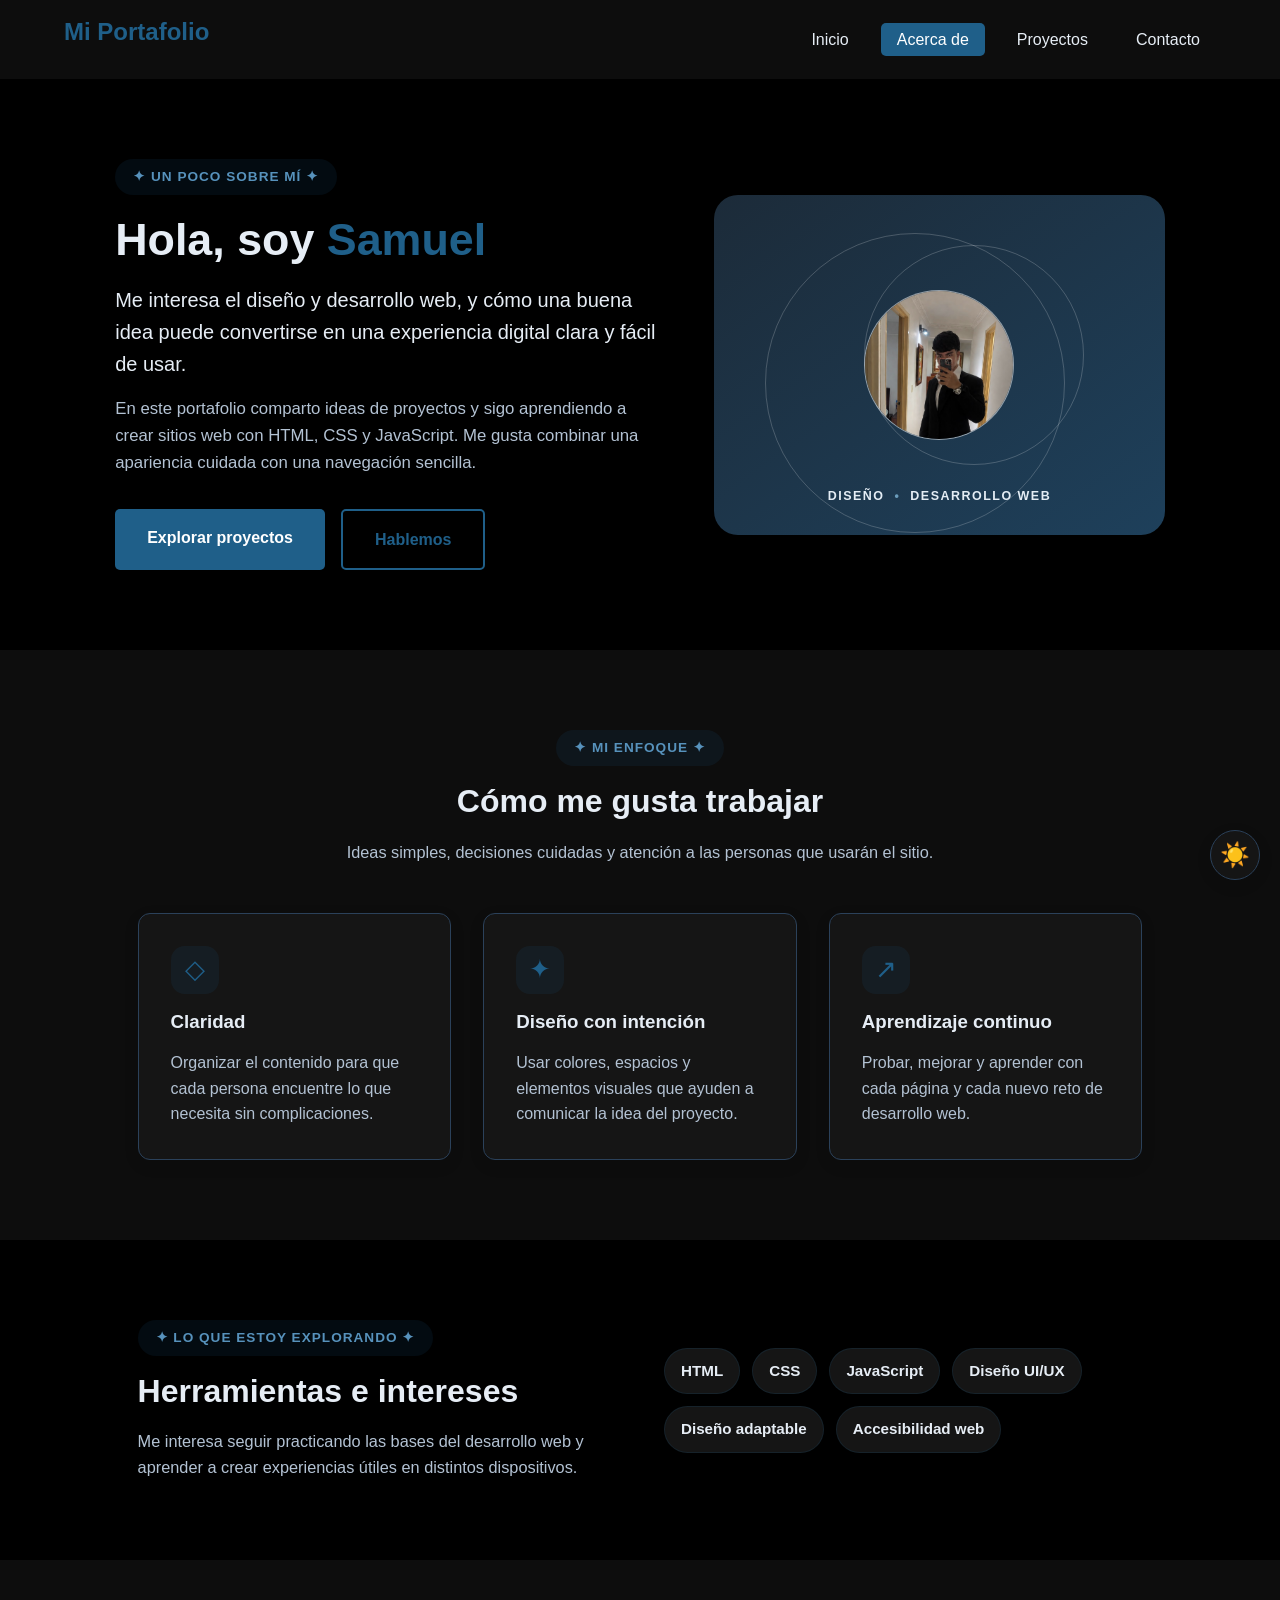
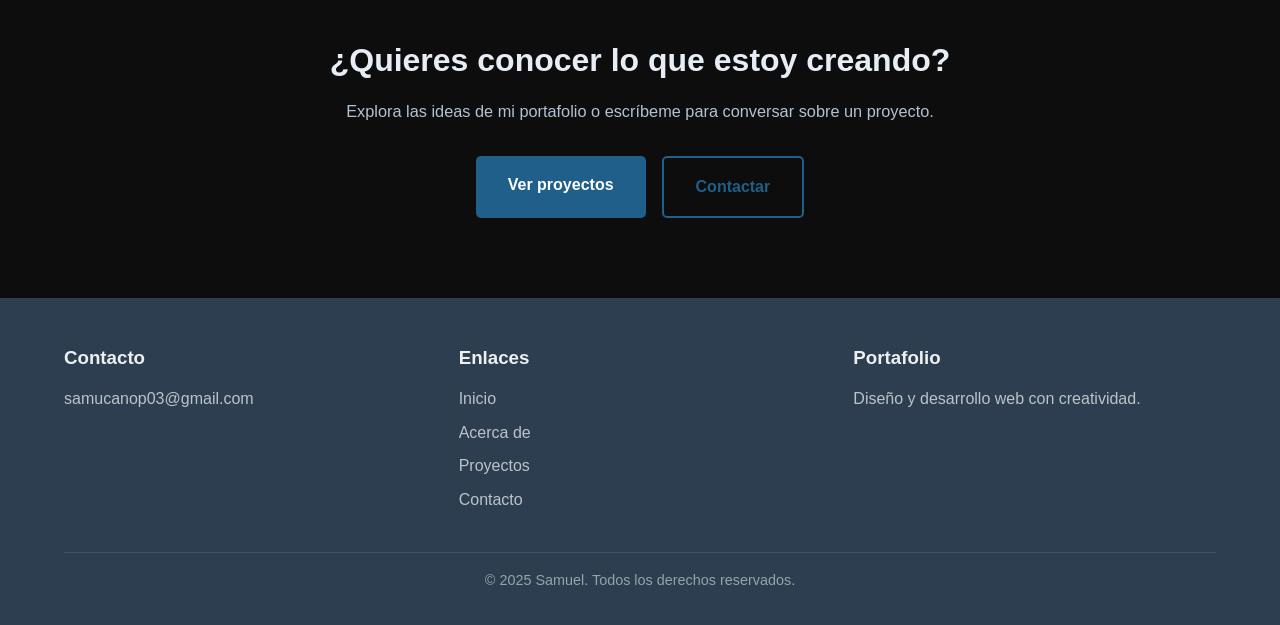
<file: mi-sitio-web/about.html>
<!DOCTYPE html>
<html lang="es">
<head>
    <meta charset="UTF-8">
    <meta name="viewport" content="width=device-width, initial-scale=1.0">
    <meta name="description" content="Conoce a Samuel, sus intereses en diseño y desarrollo web, y la forma en que aborda sus proyectos.">
    <title>Acerca de mí - Mi Sitio Web Personal</title>
    <link rel="stylesheet" href="css/styles.css">
</head>
<body>
    <header>
        <div class="logo">
            <h1>Mi Portafolio</h1>
        </div>
        <nav>
            <ul>
                <li><a href="index.html">Inicio</a></li>
                <li><a href="about.html" class="active" aria-current="page">Acerca de</a></li>
                <li><a href="projects.html">Proyectos</a></li>
                <li><a href="contact.html">Contacto</a></li>
            </ul>
        </nav>
        <button class="menu-toggle" id="mobile-menu" type="button" aria-label="Abrir menú de navegación">
            <span></span>
            <span></span>
            <span></span>
        </button>
    </header>

    <main>
        <section class="about-hero">
            <div class="about-hero-content">
                <span class="contact-tag">✦ UN POCO SOBRE MÍ ✦</span>
                <h2>Hola, soy <span class="highlight">Samuel</span></h2>
                <p class="about-lead">Me interesa el diseño y desarrollo web, y cómo una buena idea puede convertirse en una experiencia digital clara y fácil de usar.</p>
                <p>En este portafolio comparto ideas de proyectos y sigo aprendiendo a crear sitios web con HTML, CSS y JavaScript. Me gusta combinar una apariencia cuidada con una navegación sencilla.</p>
                <div class="cta-buttons">
                    <a href="projects.html" class="btn primary">Explorar proyectos</a>
                    <a href="contact.html" class="btn secondary">Hablemos</a>
                </div>
            </div>
            <div class="about-profile-card" aria-label="Presentación de Samuel, interesado en diseño y desarrollo web">
                <div class="about-profile-orbit about-profile-orbit-one"></div>
                <div class="about-profile-orbit about-profile-orbit-two"></div>
                <div class="about-monogram">
                    <img class="about-profile-image" src="img/img/Samuel.png" alt="Samuel, desarrollador web">
                </div>
                <div class="about-profile-caption">
                    <span>DISEÑO</span>
                    <span class="about-caption-dot" aria-hidden="true">•</span>
                    <span>DESARROLLO WEB</span>
                </div>
            </div>
        </section>

        <section class="about-approach">
            <div class="container">
                <div class="about-section-heading">
                    <span class="contact-tag">✦ MI ENFOQUE ✦</span>
                    <h2>Cómo me gusta trabajar</h2>
                    <p>Ideas simples, decisiones cuidadas y atención a las personas que usarán el sitio.</p>
                </div>
                <div class="about-values-grid">
                    <article class="about-value-card">
                        <span class="about-value-icon" aria-hidden="true">◇</span>
                        <h3>Claridad</h3>
                        <p>Organizar el contenido para que cada persona encuentre lo que necesita sin complicaciones.</p>
                    </article>
                    <article class="about-value-card">
                        <span class="about-value-icon" aria-hidden="true">✦</span>
                        <h3>Diseño con intención</h3>
                        <p>Usar colores, espacios y elementos visuales que ayuden a comunicar la idea del proyecto.</p>
                    </article>
                    <article class="about-value-card">
                        <span class="about-value-icon" aria-hidden="true">↗</span>
                        <h3>Aprendizaje continuo</h3>
                        <p>Probar, mejorar y aprender con cada página y cada nuevo reto de desarrollo web.</p>
                    </article>
                </div>
            </div>
        </section>

        <section class="about-toolkit">
            <div class="container about-toolkit-content">
                <div>
                    <span class="contact-tag">✦ LO QUE ESTOY EXPLORANDO ✦</span>
                    <h2>Herramientas e intereses</h2>
                    <p>Me interesa seguir practicando las bases del desarrollo web y aprender a crear experiencias útiles en distintos dispositivos.</p>
                </div>
                <ul class="about-skill-list" aria-label="Temas de interés">
                    <li>HTML</li>
                    <li>CSS</li>
                    <li>JavaScript</li>
                    <li>Diseño UI/UX</li>
                    <li>Diseño adaptable</li>
                    <li>Accesibilidad web</li>
                </ul>
            </div>
        </section>

        <section class="about-project-cta">
            <h2>¿Quieres conocer lo que estoy creando?</h2>
            <p>Explora las ideas de mi portafolio o escríbeme para conversar sobre un proyecto.</p>
            <div class="cta-buttons">
                <a href="projects.html" class="btn primary">Ver proyectos</a>
                <a href="contact.html" class="btn secondary">Contactar</a>
            </div>
        </section>
    </main>

    <footer>
        <div class="footer-content">
            <div class="footer-section">
                <h3>Contacto</h3>
                <p><a href="mailto:samucanop03@gmail.com">samucanop03@gmail.com</a></p>
            </div>
            <div class="footer-section">
                <h3>Enlaces</h3>
                <ul>
                    <li><a href="index.html">Inicio</a></li>
                    <li><a href="about.html">Acerca de</a></li>
                    <li><a href="projects.html">Proyectos</a></li>
                    <li><a href="contact.html">Contacto</a></li>
                </ul>
            </div>
            <div class="footer-section">
                <h3>Portafolio</h3>
                <p>Diseño y desarrollo web con creatividad.</p>
            </div>
        </div>
        <div class="footer-bottom">
            <p>&copy; 2025 Samuel. Todos los derechos reservados.</p>
        </div>
    </footer>

    <script src="js/main.js"></script>
</body>
</html>
</file>
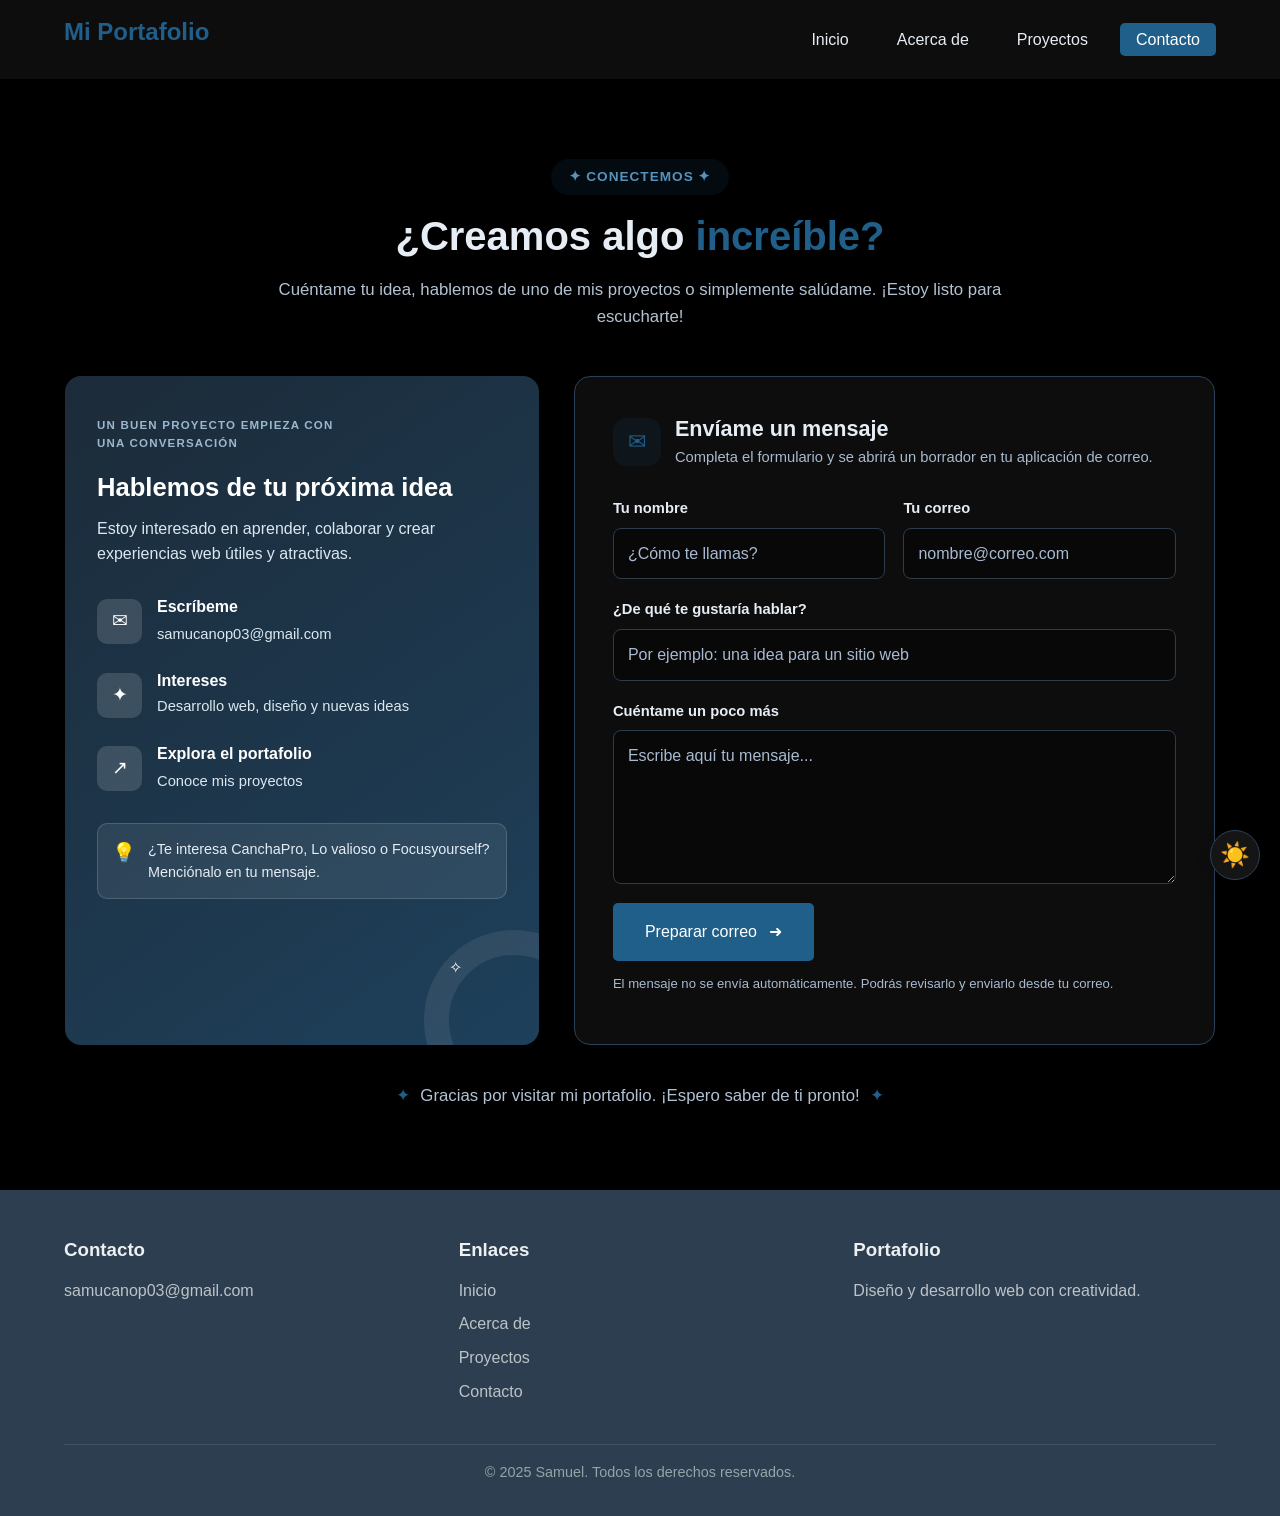
<file: mi-sitio-web/contact.html>
<!DOCTYPE html>
<html lang="es">
<head>
    <meta charset="UTF-8">
    <meta name="viewport" content="width=device-width, initial-scale=1.0">
    <meta name="description" content="Ponte en contacto con Samuel para conversar sobre proyectos e ideas de desarrollo web.">
    <title>Contacto - Mi Sitio Web Personal</title>
    <link rel="stylesheet" href="css/styles.css">
</head>
<body>
    <header>
        <div class="logo">
            <h1>Mi Portafolio</h1>
        </div>
        <nav>
            <ul>
                <li><a href="index.html">Inicio</a></li>
                <li><a href="about.html">Acerca de</a></li>
                <li><a href="projects.html">Proyectos</a></li>
                <li><a href="contact.html" class="active" aria-current="page">Contacto</a></li>
            </ul>
        </nav>
        <button class="menu-toggle" id="mobile-menu" type="button" aria-label="Abrir menú de navegación">
            <span></span>
            <span></span>
            <span></span>
        </button>
    </header>

    <main>
        <section class="contact-section">
            <div class="contact-header">
                <span class="contact-tag">✦ CONECTEMOS ✦</span>
                <h2>¿Creamos algo <span class="highlight">increíble?</span></h2>
                <p>Cuéntame tu idea, hablemos de uno de mis proyectos o simplemente salúdame. ¡Estoy listo para escucharte!</p>
            </div>

            <div class="contact-wrapper">
                <aside class="contact-details">
                    <div class="contact-decoration" aria-hidden="true">✧</div>
                    <span class="contact-card-tag">UN BUEN PROYECTO EMPIEZA CON UNA CONVERSACIÓN</span>
                    <h3>Hablemos de tu próxima idea</h3>
                    <p>Estoy interesado en aprender, colaborar y crear experiencias web útiles y atractivas.</p>

                    <div class="contact-detail-item">
                        <div class="contact-icon" aria-hidden="true">✉</div>
                        <div>
                            <h4>Escríbeme</h4>
                            <a href="mailto:samucanop03@gmail.com">samucanop03@gmail.com</a>
                        </div>
                    </div>

                    <div class="contact-detail-item">
                        <div class="contact-icon" aria-hidden="true">✦</div>
                        <div>
                            <h4>Intereses</h4>
                            <p>Desarrollo web, diseño y nuevas ideas</p>
                        </div>
                    </div>

                    <div class="contact-detail-item">
                        <div class="contact-icon" aria-hidden="true">↗</div>
                        <div>
                            <h4>Explora el portafolio</h4>
                            <a href="projects.html">Conoce mis proyectos</a>
                        </div>
                    </div>

                    <div class="contact-note">
                        <span aria-hidden="true">💡</span>
                        <p>¿Te interesa CanchaPro, Lo valioso o Focusyourself? Menciónalo en tu mensaje.</p>
                    </div>
                </aside>

                <section class="contact-form-container" aria-labelledby="contact-form-title">
                    <div class="form-heading">
                        <span class="form-heading-icon" aria-hidden="true">✉</span>
                        <div>
                            <h3 id="contact-form-title">Envíame un mensaje</h3>
                            <p>Completa el formulario y se abrirá un borrador en tu aplicación de correo.</p>
                        </div>
                    </div>

                    <form id="contact-form">
                        <div class="form-row">
                            <div class="form-group">
                                <label for="name">Tu nombre</label>
                                <input type="text" id="name" name="name" placeholder="¿Cómo te llamas?" autocomplete="name" required>
                            </div>

                            <div class="form-group">
                                <label for="email">Tu correo</label>
                                <input type="email" id="email" name="email" placeholder="nombre@correo.com" autocomplete="email" required>
                            </div>
                        </div>

                        <div class="form-group">
                            <label for="subject">¿De qué te gustaría hablar?</label>
                            <input type="text" id="subject" name="subject" placeholder="Por ejemplo: una idea para un sitio web" required>
                        </div>

                        <div class="form-group">
                            <label for="message">Cuéntame un poco más</label>
                            <textarea id="message" name="message" rows="5" placeholder="Escribe aquí tu mensaje..." required></textarea>
                        </div>

                        <button class="btn primary contact-submit" type="submit">
                            Preparar correo <span aria-hidden="true">➜</span>
                        </button>
                        <p class="form-disclaimer">El mensaje no se envía automáticamente. Podrás revisarlo y enviarlo desde tu correo.</p>
                        <p id="form-message" class="form-message" aria-live="polite"></p>
                    </form>
                </section>
            </div>

            <p class="contact-footer-text"><span aria-hidden="true">✦</span> Gracias por visitar mi portafolio. ¡Espero saber de ti pronto! <span aria-hidden="true">✦</span></p>
        </section>
    </main>

    <footer>
        <div class="footer-content">
            <div class="footer-section">
                <h3>Contacto</h3>
                <p><a href="mailto:samucanop03@gmail.com">samucanop03@gmail.com</a></p>
            </div>
            <div class="footer-section">
                <h3>Enlaces</h3>
                <ul>
                    <li><a href="index.html">Inicio</a></li>
                    <li><a href="about.html">Acerca de</a></li>
                    <li><a href="projects.html">Proyectos</a></li>
                    <li><a href="contact.html">Contacto</a></li>
                </ul>
            </div>
            <div class="footer-section">
                <h3>Portafolio</h3>
                <p>Diseño y desarrollo web con creatividad.</p>
            </div>
        </div>
        <div class="footer-bottom">
            <p>&copy; 2025 Samuel. Todos los derechos reservados.</p>
        </div>
    </footer>

    <script src="js/main.js"></script>
</body>
</html>
</file>
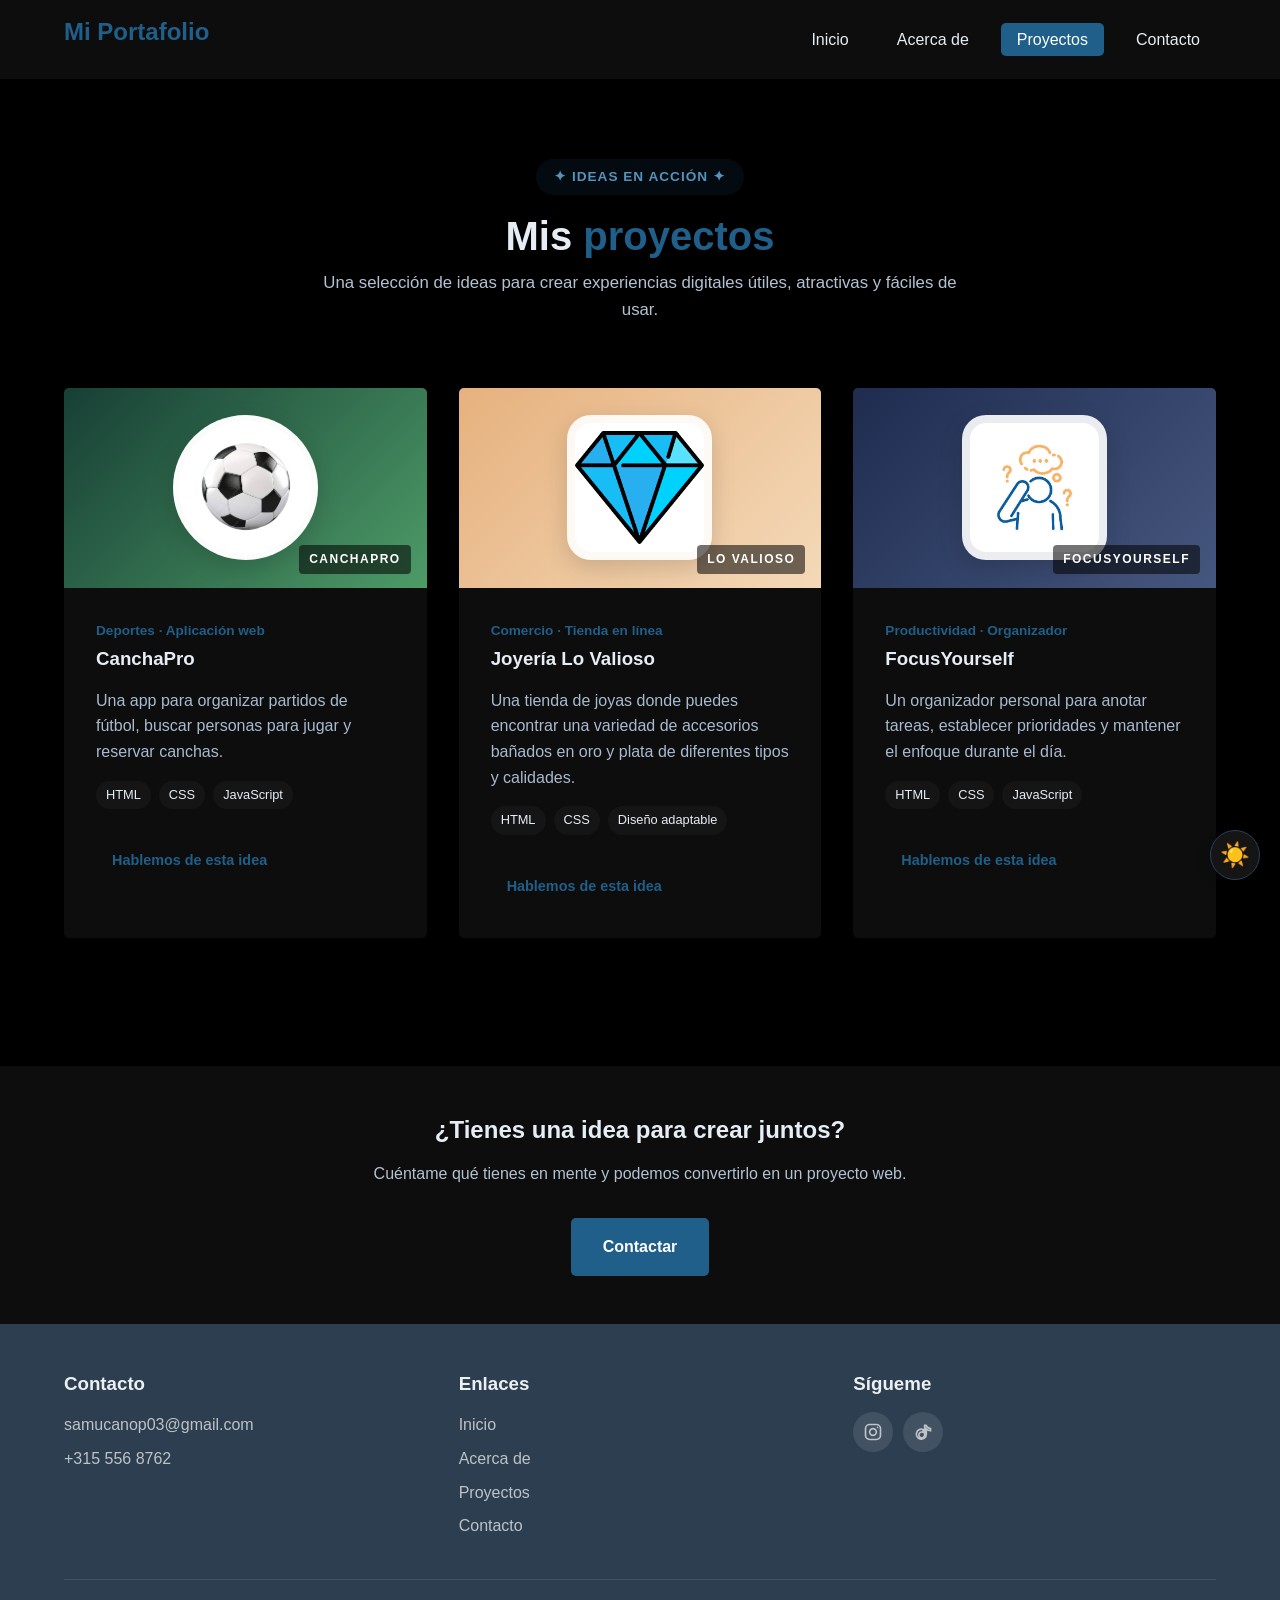
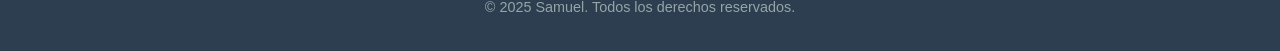
<file: mi-sitio-web/projects.html>
<!DOCTYPE html>
<html lang="es">
<head>
    <meta charset="UTF-8">
    <meta name="viewport" content="width=device-width, initial-scale=1.0">
    <meta name="description" content="Proyectos de desarrollo web de Samuel: una app de fútbol, una tienda y un organizador de tareas.">
    <title>Proyectos - Mi Sitio Web Personal</title>
    <link rel="stylesheet" href="css/styles.css">
</head>
<body>
    <header>
        <div class="logo">
            <h1>Mi Portafolio</h1>
        </div>
        <nav>
            <ul>
                <li><a href="index.html">Inicio</a></li>
                <li><a href="about.html">Acerca de</a></li>
                <li><a href="projects.html" class="active" aria-current="page">Proyectos</a></li>
                <li><a href="contact.html">Contacto</a></li>
            </ul>
        </nav>
        <button class="menu-toggle" id="mobile-menu" type="button" aria-label="Abrir menú de navegación">
            <span></span>
            <span></span>
            <span></span>
        </button>
    </header>

    <main>
        <section class="projects-intro">
            <span class="contact-tag">✦ IDEAS EN ACCIÓN ✦</span>
            <h2>Mis <span class="highlight">proyectos</span></h2>
            <p>Una selección de ideas para crear experiencias digitales útiles, atractivas y fáciles de usar.</p>
        </section>

        <section class="featured-projects projects-page" aria-label="Lista de proyectos">
            <div class="projects-grid">
                <article class="project-card">
                    <div class="project-image project-preview cancha-preview">
                        <img class="project-logo" src="img/img/canchaPro.png" alt="Balón del proyecto CanchaPro">
                        <span class="preview-label">CANCHAPRO</span>
                    </div>
                    <div class="project-info">
                        <span class="project-category">Deportes · Aplicación web</span>
                        <h3>CanchaPro</h3>
                        <p>Una app para organizar partidos de fútbol, buscar personas para jugar y reservar canchas.</p>
                        <ul class="project-tags" aria-label="Tecnologías">
                            <li>HTML</li>
                            <li>CSS</li>
                            <li>JavaScript</li>
                        </ul>
                        <a href="contact.html" class="btn small">Hablemos de esta idea</a>
                    </div>
                </article>

                <article class="project-card">
                    <div class="project-image project-preview tienda-preview">
                        <img class="project-logo" src="img/img/Lo%20valioso.png" alt="Joyería de Lo Valioso">
                        <span class="preview-label">LO VALIOSO</span>
                    </div>
                    <div class="project-info">
                        <span class="project-category">Comercio · Tienda en línea</span>
                        <h3>Joyería Lo Valioso</h3>
                        <p>Una tienda de joyas donde puedes encontrar una variedad de accesorios bañados en oro y plata de diferentes tipos y calidades.</p>
                        <ul class="project-tags" aria-label="Tecnologías">
                            <li>HTML</li>
                            <li>CSS</li>
                            <li>Diseño adaptable</li>
                        </ul>
                        <a href="contact.html" class="btn small">Hablemos de esta idea</a>
                    </div>
                </article>

                <article class="project-card">
                    <div class="project-image project-preview focus-preview">
                        <img class="project-logo" src="img/img/FOCUSYOURSELF.png" alt="Ilustración del proyecto FocusYourself">
                        <span class="preview-label">FOCUSYOURSELF</span>
                    </div>
                    <div class="project-info">
                        <span class="project-category">Productividad · Organizador</span>
                        <h3>FocusYourself</h3>
                        <p>Un organizador personal para anotar tareas, establecer prioridades y mantener el enfoque durante el día.</p>
                        <ul class="project-tags" aria-label="Tecnologías">
                            <li>HTML</li>
                            <li>CSS</li>
                            <li>JavaScript</li>
                        </ul>
                        <a href="contact.html" class="btn small">Hablemos de esta idea</a>
                    </div>
                </article>
            </div>
        </section>

        <section class="projects-contact">
            <h2>¿Tienes una idea para crear juntos?</h2>
            <p>Cuéntame qué tienes en mente y podemos convertirlo en un proyecto web.</p>
            <a href="contact.html" class="btn primary">Contactar</a>
        </section>
    </main>

    <footer>
        <div class="footer-content">
            <div class="footer-section">
                <h3>Contacto</h3>
                <p>samucanop03@gmail.com</p>
                <p>+315 556 8762</p>
            </div>
            <div class="footer-section">
                <h3>Enlaces</h3>
                <ul>
                    <li><a href="index.html">Inicio</a></li>
                    <li><a href="about.html">Acerca de</a></li>
                    <li><a href="projects.html">Proyectos</a></li>
                    <li><a href="contact.html">Contacto</a></li>
                </ul>
            </div>
            <div class="footer-section">
                <h3>Sígueme</h3>
                <div class="social-icons">
                    <a href="https://www.instagram.com/07_sxcano/" class="social-icon" aria-label="Instagram de Samuel" target="_blank" rel="noopener noreferrer">
                        <svg viewBox="0 0 24 24" aria-hidden="true" focusable="false">
                            <rect x="3" y="3" width="18" height="18" rx="5"></rect>
                            <circle cx="12" cy="12" r="4"></circle>
                            <circle class="social-icon-dot" cx="17.5" cy="6.5" r="1"></circle>
                        </svg>
                    </a>
                    <a href="https://www.tiktok.com/@wzscano" class="social-icon" aria-label="TikTok de Samuel" target="_blank" rel="noopener noreferrer">
                            <svg viewBox="0 0 24 24" aria-hidden="true" focusable="false">
                                <path d="M14 4v11.5a3.5 3.5 0 1 1-2-3.16V9a6 6 0 1 0 4 5.66V8.5c1.5 1.2 3.3 1.9 5 2V7.8c-2.7-.2-4.8-1.8-5.4-3.8H14z"></path>
                            </svg>
                    </a>
                </div>
            </div>
        </div>
        <div class="footer-bottom">
            <p>&copy; 2025 Samuel. Todos los derechos reservados.</p>
        </div>
    </footer>
    <script src="js/main.js"></script>
</body>
</html>
</file>
<file: mi-sitio-web/css/styles.css>
/* Reset de estilos y configuración básica */
* {
    margin: 0;
    padding: 0;
    box-sizing: border-box;
}

/* Variables CSS para coherencia en colores y valores reutilizables */
:root {
    color-scheme: dark;
    /* Paleta de colores */
    --primary-color: #1f5f89;
    --secondary-color: #2c3e50;
    --accent-color: #e74c3c;
    --light-color: #000000;
    --dark-color: #e6edf5;
    --gray-color: #a9bad0;
    --surface-color: #0d0d0d;
    --surface-raised-color: #151515;
    --section-background: #000000;
    --muted-text-color: #b3c2d3;
    --soft-muted-text-color: #a9bad0;
    --blue-text-color: #5792bc;
    --blue-tint: rgba(31, 95, 137, 0.12);
    --blue-border-color: rgba(31, 95, 137, 0.18);
    --border-color: #2b415a;
    --input-background: #080808;
    --input-border: #2c3c4b;

    /* Espaciado */
    --spacing-xs: 0.5rem;
    --spacing-sm: 1rem;
    --spacing-md: 2rem;
    --spacing-lg: 3rem;
    --spacing-xl: 5rem;

    /* Tipografía */
    --font-main: 'Segoe UI', Tahoma, Geneva, Verdana, sans-serif;
    --font-heading: 'Arial', sans-serif;

    /* Bordes y sombras */
    --border-radius: 5px;
    --box-shadow: 0 5px 15px rgba(0, 0, 0, 0.1);
}

:root[data-theme="light"] {
    color-scheme: light;
    --primary-color: #1f5f89;
    --light-color: #f3f6fa;
    --dark-color: #1e2935;
    --gray-color: #5b6875;
    --surface-color: #ffffff;
    --surface-raised-color: #f8fafc;
    --section-background: #eaf1f7;
    --muted-text-color: #526170;
    --soft-muted-text-color: #5b6875;
    --blue-text-color: #1f5f89;
    --blue-tint: rgba(31, 95, 137, 0.1);
    --blue-border-color: rgba(31, 95, 137, 0.28);
    --border-color: #d3dee8;
    --input-background: #ffffff;
    --input-border: #c5d1dc;
    --box-shadow: 0 5px 15px rgba(20, 40, 60, 0.1);
}

:root[data-theme="light"] body {
    color: var(--dark-color);
    background-color: var(--light-color);
}

/* Estilos generales del cuerpo */
body {
    font-family: var(--font-main);
    line-height: 1.6;
    color: var(--dark-color);
    background-color: var(--light-color);
    transition: background-color 0.25s ease, color 0.25s ease;
}

/* Configuración de enlaces */
a {
    text-decoration: none;
    color: var(--primary-color);
    transition: color 0.3s ease;
}

a:hover {
    color: var(--accent-color);
}

/* Elimina viñetas de listas */
ul {
    list-style: none;
}

/* Estilos para encabezados */
h1, h2, h3, h4, h5, h6 {
    font-family: var(--font-heading);
    margin-bottom: var(--spacing-sm);
    line-height: 1.3;
}

/* Contenedores y utilidades */
.container {
    width: 90%;
    max-width: 1200px;
    margin: 0 auto;
    padding: 0 var(--spacing-sm);
}

.section-title {
    text-align: center;
    margin-bottom: var(--spacing-lg);
    position: relative;
    font-size: 2rem;
}

.section-title::after {
    content: '';
    display: block;
    width: 50px;
    height: 3px;
    background-color: var(--primary-color);
    margin: var(--spacing-xs) auto 0;
}

.highlight {
    color: var(--primary-color);
}

/* Estilos del encabezado */
header {
    display: flex;
    justify-content: space-between;
    align-items: center;
    padding: var(--spacing-sm) 5%;
    background-color: var(--surface-color);
    box-shadow: 0 2px 10px rgba(0, 0, 0, 0.1);
    position: sticky;
    top: 0;
    z-index: 100;
}

.logo h1 {
    font-size: 1.5rem;
    font-weight: 700;
    color: var(--primary-color);
}

.dark-mode-toggle {
    position: fixed;
    right: 20px;
    bottom: 20px;
    z-index: 999;
    display: grid;
    width: 50px;
    height: 50px;
    place-items: center;
    border: 1px solid var(--border-color);
    border-radius: 50%;
    background-color: var(--surface-raised-color);
    color: var(--dark-color);
    font-size: 1.5rem;
    cursor: pointer;
    box-shadow: var(--box-shadow);
    transition: transform 0.2s ease, background-color 0.2s ease;
}

.dark-mode-toggle:hover {
    transform: scale(1.1);
}

.dark-mode-toggle:focus-visible {
    outline: 2px solid var(--primary-color);
    outline-offset: 3px;
}

/* Navegación */
nav ul {
    display: flex;
    gap: var(--spacing-sm);
}

nav a {
    font-weight: 500;
    padding: var(--spacing-xs) var(--spacing-sm);
    border-radius: var(--border-radius);
    color: var(--dark-color);
}

nav a:hover {
    background-color: var(--blue-tint);
    color: var(--primary-color);
}

nav a.active {
    background-color: var(--primary-color);
    color: white;
}

/* Botón de menú para móviles */
.menu-toggle {
    display: none;
    flex-direction: column;
    gap: 5px;
    cursor: pointer;
}

.menu-toggle span {
    width: 25px;
    height: 3px;
    background-color: var(--dark-color);
    transition: all 0.3s ease;
}

/* Estilos de la sección Hero */
.hero {
    display: flex;
    align-items: center;
    padding: var(--spacing-xl) 5%;
    background: var(--section-background);
    min-height: 80vh;
}

.hero-content {
    flex: 1;
    padding-right: var(--spacing-lg);
}

.hero-image {
    flex: 1;
    display: flex;
    justify-content: center;
    align-items: center;
}

.hero h2 {
    font-size: 2.5rem;
    margin-bottom: var(--spacing-sm);
}

.subtitle {
    font-size: 1.2rem;
    color: var(--gray-color);
    margin-bottom: var(--spacing-sm);
}

.hero p {
    font-size: 1.1rem;
    margin-bottom: var(--spacing-md);
    max-width: 600px;
}

/* Botones CTA (Call to Action) */
.cta-buttons {
    display: flex;
    gap: var(--spacing-sm);
}

.btn {
    padding: var(--spacing-sm) var(--spacing-md);
    border-radius: var(--border-radius);
    font-weight: 600;
    transition: all 0.3s ease;
    display: inline-block;
}

.primary {
    background-color: var(--primary-color);
    color: white;
}

.secondary {
    background-color: transparent;
    color: var(--primary-color);
    border: 2px solid var(--primary-color);
}

.btn:hover {
    transform: translateY(-3px);
    box-shadow: var(--box-shadow);
}

.primary:hover {
    background-color: #194f73;
}

.secondary:hover {
    background-color: var(--blue-tint);
}

.btn.small {
    padding: 8px 16px;
    font-size: 0.9rem;
}

/* Sección Servicios */
.services {
    padding: var(--spacing-xl) 5%;
    background-color: var(--surface-color);
}

.services-container {
    display: flex;
    justify-content: center;
    flex-wrap: wrap;
    gap: var(--spacing-md);
}

.service-card {
    flex: 1;
    min-width: 250px;
    max-width: 350px;
    padding: var(--spacing-md);
    background-color: var(--surface-raised-color);
    border-radius: var(--border-radius);
    box-shadow: var(--box-shadow);
    text-align: center;
    transition: transform 0.3s ease;
}

.service-card:hover {
    transform: translateY(-10px);
}

.service-icon {
    margin-bottom: var(--spacing-sm);
}

.icon-placeholder {
    width: 70px;
    height: 70px;
    background-color: var(--blue-tint);
    border-radius: 50%;
    display: flex;
    align-items: center;
    justify-content: center;
    margin: 0 auto;
    font-size: 2rem;
}

/* Sección Proyectos */
.featured-projects {
    padding: var(--spacing-xl) 5%;
    background-color: var(--light-color);
}

.projects-grid {
    display: grid;
    grid-template-columns: repeat(auto-fit, minmax(300px, 1fr));
    gap: var(--spacing-md);
    margin-bottom: var(--spacing-lg);
}

.project-card {
    background-color: var(--surface-color);
    border-radius: var(--border-radius);
    overflow: hidden;
    box-shadow: var(--box-shadow);
    transition: transform 0.3s ease;
}

.project-card:hover {
    transform: translateY(-10px);
}

.project-image {
    height: 200px;
    background-color: var(--surface-raised-color);
    overflow: hidden;
}

.image-placeholder {
    height: 100%;
    display: flex;
    align-items: center;
    justify-content: center;
    color: var(--gray-color);
    font-weight: 500;
}

.project-info {
    padding: var(--spacing-md);
}

.project-info p {
    margin-bottom: var(--spacing-sm);
    color: var(--gray-color);
}

.projects-intro {
    padding: var(--spacing-xl) 5% var(--spacing-md);
    text-align: center;
    background: var(--section-background);
}

.projects-intro h2 {
    color: var(--dark-color);
    font-size: 2.5rem;
    margin-bottom: var(--spacing-xs);
}

.projects-intro p {
    max-width: 650px;
    margin: 0 auto;
    color: var(--muted-text-color);
    font-size: 1.05rem;
}

.projects-page {
    padding-top: var(--spacing-md);
}

.project-preview {
    position: relative;
    display: flex;
    align-items: center;
    justify-content: center;
}

.cancha-preview {
    background: linear-gradient(135deg, #173f35, #4d9b67);
}

.project-preview .project-logo {
    width: 145px;
    height: 145px;
    padding: 8px;
    object-fit: contain;
    border-radius: 24px;
    background: rgba(255, 255, 255, 0.9);
    box-shadow: 0 8px 24px rgba(0, 0, 0, 0.15);
}

.cancha-preview .project-logo {
    padding: 0;
    object-fit: cover;
    border: 5px solid rgba(255, 255, 255, 0.8);
    border-radius: 50%;
}

.tienda-preview {
    background: linear-gradient(135deg, #e6b17e, #f4d9b8);
}

.focus-preview {
    background: linear-gradient(135deg, #1f2c50, #46577f);
}

.preview-label {
    position: absolute;
    right: 16px;
    bottom: 14px;
    padding: 5px 10px;
    border-radius: 4px;
    background: rgba(0, 0, 0, 0.55);
    color: white;
    font-size: 0.75rem;
    font-weight: 700;
    letter-spacing: 1.5px;
}

.project-category {
    display: block;
    margin-bottom: 6px;
    color: var(--primary-color);
    font-size: 0.85rem;
    font-weight: 600;
}

.project-tags {
    display: flex;
    flex-wrap: wrap;
    gap: 8px;
    margin: 0 0 var(--spacing-md);
}

.project-tags li {
    padding: 4px 10px;
    border-radius: 20px;
    background-color: var(--surface-raised-color);
    color: var(--dark-color);
    font-size: 0.8rem;
}

.projects-contact {
    padding: var(--spacing-lg) 5%;
    text-align: center;
    background-color: var(--surface-color);
}

.projects-contact h2 {
    color: var(--dark-color);
}

.projects-contact p {
    margin-bottom: var(--spacing-md);
    color: var(--muted-text-color);
}

.center-button {
    text-align: center;
    margin-top: var(--spacing-md);
}

/* Sección Habilidades */
.skills {
    padding: var(--spacing-xl) 5%;
    background-color: var(--surface-color);
}

.skills-container {
    max-width: 800px;
    margin: 0 auto;
}

.skill {
    margin-bottom: var(--spacing-md);
}

.skill-name {
    display: flex;
    justify-content: space-between;
    margin-bottom: 5px;
}

.skill-name h3 {
    font-size: 1.1rem;
    margin-bottom: 0;
}

.skill-bar {
    height: 10px;
    background-color: var(--surface-raised-color);
    border-radius: 5px;
    overflow: hidden;
}

.skill-level {
    height: 100%;
    background-color: var(--primary-color);
    border-radius: 5px;
    transition: width 1s ease;
}

/* Footer (Pie de página) */
footer {
    background-color: var(--secondary-color);
    color: #fff;
    padding: var(--spacing-lg) 5% var(--spacing-md);
}

.footer-content {
    display: flex;
    justify-content: space-between;
    flex-wrap: wrap;
    gap: var(--spacing-md);
    margin-bottom: var(--spacing-md);
}

.footer-section {
    flex: 1;
    min-width: 250px;
}

.footer-section h3 {
    margin-bottom: var(--spacing-sm);
    color: #ecf0f1;
}

.footer-section p {
    color: #bdc3c7;
    margin-bottom: var(--spacing-xs);
}

.footer-section ul li {
    margin-bottom: 8px;
}

.footer-section a {
    color: #bdc3c7;
}

.footer-section a:hover {
    color: #ecf0f1;
}

.social-icons {
    display: flex;
    gap: 10px;
}

.social-icon {
    width: 40px;
    height: 40px;
    background-color: rgba(255, 255, 255, 0.1);
    border-radius: 50%;
    display: flex;
    align-items: center;
    justify-content: center;
    transition: all 0.3s ease;
}

.social-icon svg {
    width: 20px;
    height: 20px;
    fill: none;
    stroke: currentColor;
    stroke-width: 2;
}

.social-icon .social-icon-dot {
    fill: currentColor;
    stroke: none;
}

.social-icon:hover {
    background-color: var(--primary-color);
    transform: translateY(-3px);
}

.footer-bottom {
    text-align: center;
    padding-top: var(--spacing-sm);
    border-top: 1px solid rgba(255, 255, 255, 0.1);
    color: #95a5a6;
    font-size: 0.9rem;
}

/* ==================================================
   NUEVOS ESTILOS: SECCIÓN CONTACTO
   ================================================== */

.contact-section {
    padding: 80px 5%;
    background: var(--section-background);
    min-height: 80vh;
}

.contact-header {
    text-align: center;
    max-width: 750px;
    margin: 0 auto 45px;
}

.contact-tag {
    display: inline-block;
    padding: 7px 18px;
    margin-bottom: 15px;
    background-color: var(--blue-tint);
    color: var(--blue-text-color);
    border-radius: 30px;
    font-size: 0.85rem;
    font-weight: 700;
    letter-spacing: 1px;
    text-transform: uppercase;
}

.contact-header h2,
.contact-section > h2 {
    color: var(--dark-color);
    font-size: 2.5rem;
    margin-bottom: 15px;
}

.contact-header p,
.contact-section > p {
    color: var(--muted-text-color);
    font-size: 1.05rem;
}

.contact-wrapper {
    width: 100%;
    max-width: 1150px;
    margin: 0 auto;
    display: grid;
    grid-template-columns: 0.85fr 1.15fr;
    gap: 35px;
    align-items: stretch;
}

/* Panel de información de contacto */
.contact-details {
    position: relative;
    overflow: hidden;
    padding: 40px 32px;
    background: linear-gradient(145deg, #1c2b39, #1e405b);
    border-radius: 16px;
    color: white;
    box-shadow: 0 12px 30px rgba(0, 0, 0, 0.3);
}

.contact-card-tag {
    display: block;
    max-width: 260px;
    margin-bottom: 18px;
    color: #9cb8ce;
    font-size: 0.72rem;
    font-weight: 700;
    letter-spacing: 1.2px;
}

.contact-details h3 {
    color: white;
    font-size: 1.6rem;
    margin-bottom: 12px;
}

.contact-details > p {
    color: #dce8f1;
    margin-bottom: 30px;
}

.contact-decoration {
    position: absolute;
    width: 180px;
    height: 180px;
    right: -65px;
    bottom: -65px;
    border: 25px solid rgba(255, 255, 255, 0.08);
    border-radius: 50%;
    pointer-events: none;
}

.contact-detail-item {
    display: flex;
    align-items: center;
    gap: 15px;
    margin-bottom: 25px;
    position: relative;
    z-index: 1;
}

.contact-icon {
    width: 45px;
    height: 45px;
    min-width: 45px;
    display: flex;
    align-items: center;
    justify-content: center;
    background: rgba(255, 255, 255, 0.14);
    border-radius: 10px;
    color: white;
    font-size: 1.2rem;
}

.contact-detail-item h4 {
    color: white;
    font-size: 1rem;
    margin-bottom: 3px;
}

.contact-detail-item p,
.contact-detail-item a {
    color: #dce8f1;
    font-size: 0.92rem;
    overflow-wrap: anywhere;
}

.contact-detail-item a:hover {
    color: white;
    text-decoration: underline;
}

.contact-note {
    display: flex;
    gap: 12px;
    align-items: flex-start;
    margin-top: 30px;
    padding: 14px;
    border: 1px solid rgba(255, 255, 255, 0.15);
    border-radius: 10px;
    background: rgba(255, 255, 255, 0.08);
}

.contact-note > span {
    font-size: 1.2rem;
}

.contact-note p {
    color: #e4edf5;
    font-size: 0.9rem;
}

.contact-form-container {
    padding: 38px;
    border: 1px solid var(--border-color);
    border-radius: 16px;
    background: var(--surface-color);
    box-shadow: 0 12px 30px rgba(0, 0, 0, 0.3);
}

.form-heading {
    display: flex;
    align-items: center;
    gap: 14px;
    margin-bottom: 28px;
}

.form-heading-icon {
    display: grid;
    width: 48px;
    height: 48px;
    flex: 0 0 48px;
    place-items: center;
    border-radius: 14px;
    background: var(--blue-tint);
    color: var(--primary-color);
    font-size: 1.4rem;
}

.form-heading h3 {
    margin-bottom: 3px;
    color: var(--dark-color);
    font-size: 1.35rem;
}

.form-heading p {
    color: var(--soft-muted-text-color);
    font-size: 0.92rem;
}

.form-row {
    display: flex;
    gap: 18px;
}

.form-row .form-group {
    flex: 1;
    min-width: 0;
}

.form-group {
    margin-bottom: 19px;
}

.form-group label {
    display: block;
    margin-bottom: 7px;
    color: var(--dark-color);
    font-size: 0.92rem;
    font-weight: 600;
}

.form-group input,
.form-group textarea {
    display: block;
    width: 100%;
    padding: 12px 14px;
    border: 1px solid var(--input-border);
    border-radius: 8px;
    background: var(--input-background);
    color: var(--dark-color);
    font: inherit;
    transition: border-color 0.2s ease, box-shadow 0.2s ease;
}

.form-group textarea {
    min-height: 140px;
    resize: vertical;
}

.form-group input::placeholder,
.form-group textarea::placeholder {
    color: var(--soft-muted-text-color);
}

.form-group input:focus,
.form-group textarea:focus {
    outline: none;
    border-color: var(--primary-color);
    box-shadow: 0 0 0 3px var(--blue-tint);
}

.contact-submit {
    border: 0;
    cursor: pointer;
    font: inherit;
}

.contact-submit span {
    margin-left: 8px;
}

.form-disclaimer {
    margin-top: 12px;
    color: var(--soft-muted-text-color);
    font-size: 0.82rem;
}

.form-message {
    margin-top: 12px;
    color: var(--blue-text-color);
    font-size: 0.9rem;
}

.contact-footer-text {
    margin: 38px auto 0;
    color: var(--muted-text-color);
    text-align: center;
}

.contact-footer-text span {
    padding: 0 6px;
    color: var(--primary-color);
}

.about-hero {
    display: grid;
    grid-template-columns: 1.1fr 0.9fr;
    align-items: center;
    gap: var(--spacing-lg);
    min-height: 570px;
    padding: var(--spacing-xl) 9%;
    background: var(--section-background);
}

.about-hero-content {
    max-width: 650px;
}

.about-hero-content h2 {
    margin-bottom: var(--spacing-sm);
    color: var(--dark-color);
    font-size: 2.8rem;
}

.about-hero-content p {
    margin-bottom: var(--spacing-sm);
    color: var(--muted-text-color);
    font-size: 1.05rem;
}

.about-hero-content .about-lead {
    color: var(--dark-color);
    font-size: 1.25rem;
    font-weight: 500;
}

.about-hero-content .cta-buttons {
    margin-top: var(--spacing-md);
}

.about-profile-card {
    position: relative;
    display: grid;
    min-height: 340px;
    place-items: center;
    overflow: hidden;
    border-radius: 24px;
    background: linear-gradient(145deg, #1c2b39, #1e405b);
    box-shadow: 0 18px 40px rgba(0, 0, 0, 0.35);
}

.about-profile-orbit {
    position: absolute;
    width: 300px;
    height: 300px;
    border: 1px solid rgba(255, 255, 255, 0.2);
    border-radius: 50%;
}

.about-profile-orbit-one {
    transform: translate(-24px, 18px);
}

.about-profile-orbit-two {
    width: 220px;
    height: 220px;
    transform: translate(35px, -10px);
}

.about-monogram {
    z-index: 1;
    display: grid;
    width: 150px;
    height: 150px;
    place-items: center;
    overflow: hidden;
    border: 1px solid rgba(255, 255, 255, 0.45);
    border-radius: 50%;
    background: rgba(255, 255, 255, 0.12);
}

.about-profile-image {
    display: block;
    width: 100%;
    height: 100%;
    object-fit: cover;
    object-position: center 28%;
    transform: scale(1.32);
}

.about-profile-caption {
    position: absolute;
    bottom: 28px;
    z-index: 1;
    display: flex;
    align-items: center;
    gap: 10px;
    color: #e4edf5;
    font-size: 0.78rem;
    font-weight: 700;
    letter-spacing: 1.5px;
}

.about-caption-dot {
    color: #6b9dbc;
}

.about-approach {
    padding: var(--spacing-xl) 5%;
    background: var(--surface-color);
}

.about-section-heading {
    max-width: 700px;
    margin: 0 auto var(--spacing-lg);
    text-align: center;
}

.about-section-heading h2,
.about-toolkit h2,
.about-project-cta h2 {
    color: var(--dark-color);
    font-size: 2rem;
}

.about-section-heading p,
.about-toolkit-content > div > p,
.about-project-cta > p {
    color: var(--muted-text-color);
    font-size: 1.02rem;
}

.about-values-grid {
    display: grid;
    grid-template-columns: repeat(3, minmax(0, 1fr));
    gap: var(--spacing-md);
}

.about-value-card {
    padding: var(--spacing-md);
    border: 1px solid var(--border-color);
    border-radius: 12px;
    background: var(--surface-raised-color);
    box-shadow: var(--box-shadow);
}

.about-value-icon {
    display: grid;
    width: 48px;
    height: 48px;
    margin-bottom: var(--spacing-sm);
    place-items: center;
    border-radius: 14px;
    background: var(--blue-tint);
    color: var(--primary-color);
    font-size: 1.6rem;
}

.about-value-card h3 {
    color: var(--dark-color);
}

.about-value-card p {
    color: var(--muted-text-color);
}

.about-toolkit {
    padding: var(--spacing-xl) 5%;
    background: var(--section-background);
}

.about-toolkit-content {
    display: grid;
    grid-template-columns: 1fr 1fr;
    align-items: center;
    gap: var(--spacing-lg);
}

.about-skill-list {
    display: flex;
    flex-wrap: wrap;
    gap: 12px;
}

.about-skill-list li {
    padding: 10px 16px;
    border: 1px solid var(--blue-border-color);
    border-radius: 24px;
    background: var(--surface-raised-color);
    color: var(--dark-color);
    font-size: 0.95rem;
    font-weight: 600;
}

.about-project-cta {
    padding: var(--spacing-xl) 5%;
    text-align: center;
    background: var(--surface-color);
}

.about-project-cta > p {
    margin-bottom: var(--spacing-md);
}

.about-project-cta .cta-buttons {
    justify-content: center;
}

@media (max-width: 768px) {
    .menu-toggle {
        display: flex;
        border: 0;
        padding: 6px;
        background: transparent;
    }

    nav {
        display: none;
        position: absolute;
        top: 100%;
        left: 0;
        right: 0;
        padding: var(--spacing-sm) 5%;
        background-color: var(--surface-color);
        box-shadow: 0 8px 12px rgba(0, 0, 0, 0.1);
    }

    nav.active {
        display: block;
    }

    nav ul {
        flex-direction: column;
        gap: 5px;
    }

    nav a {
        display: block;
    }

    .hero {
        flex-direction: column;
        gap: var(--spacing-md);
        text-align: center;
    }

    .hero-content {
        padding-right: 0;
    }

    .hero p {
        margin-right: auto;
        margin-left: auto;
    }

    .cta-buttons {
        justify-content: center;
        flex-wrap: wrap;
    }

    .projects-page .projects-grid {
        grid-template-columns: repeat(auto-fit, minmax(min(100%, 300px), 1fr));
    }

    .projects-intro h2 {
        font-size: 2rem;
    }

    .contact-wrapper {
        grid-template-columns: 1fr;
    }

    .contact-section {
        padding: var(--spacing-lg) 5%;
    }

    .contact-header h2 {
        font-size: 2rem;
    }

    .contact-form-container {
        padding: 28px 22px;
    }

    .about-hero {
        grid-template-columns: 1fr;
        gap: var(--spacing-md);
        padding: var(--spacing-lg) 7%;
    }

    .about-hero-content {
        text-align: center;
    }

    .about-hero-content h2 {
        font-size: 2.2rem;
    }

    .about-hero-content .cta-buttons {
        justify-content: center;
        flex-wrap: wrap;
    }

    .about-profile-card {
        min-height: 280px;
    }

    .about-values-grid {
        grid-template-columns: 1fr;
    }

    .about-toolkit-content {
        grid-template-columns: 1fr;
        gap: var(--spacing-md);
    }

    .about-section-heading h2,
    .about-toolkit h2,
    .about-project-cta h2 {
        font-size: 1.7rem;
    }
}

@media (max-width: 520px) {
    .form-row {
        flex-direction: column;
        gap: 0;
    }

    .contact-details {
        padding: 30px 24px;
    }

    .form-heading {
        align-items: flex-start;
    }
}
</file>
